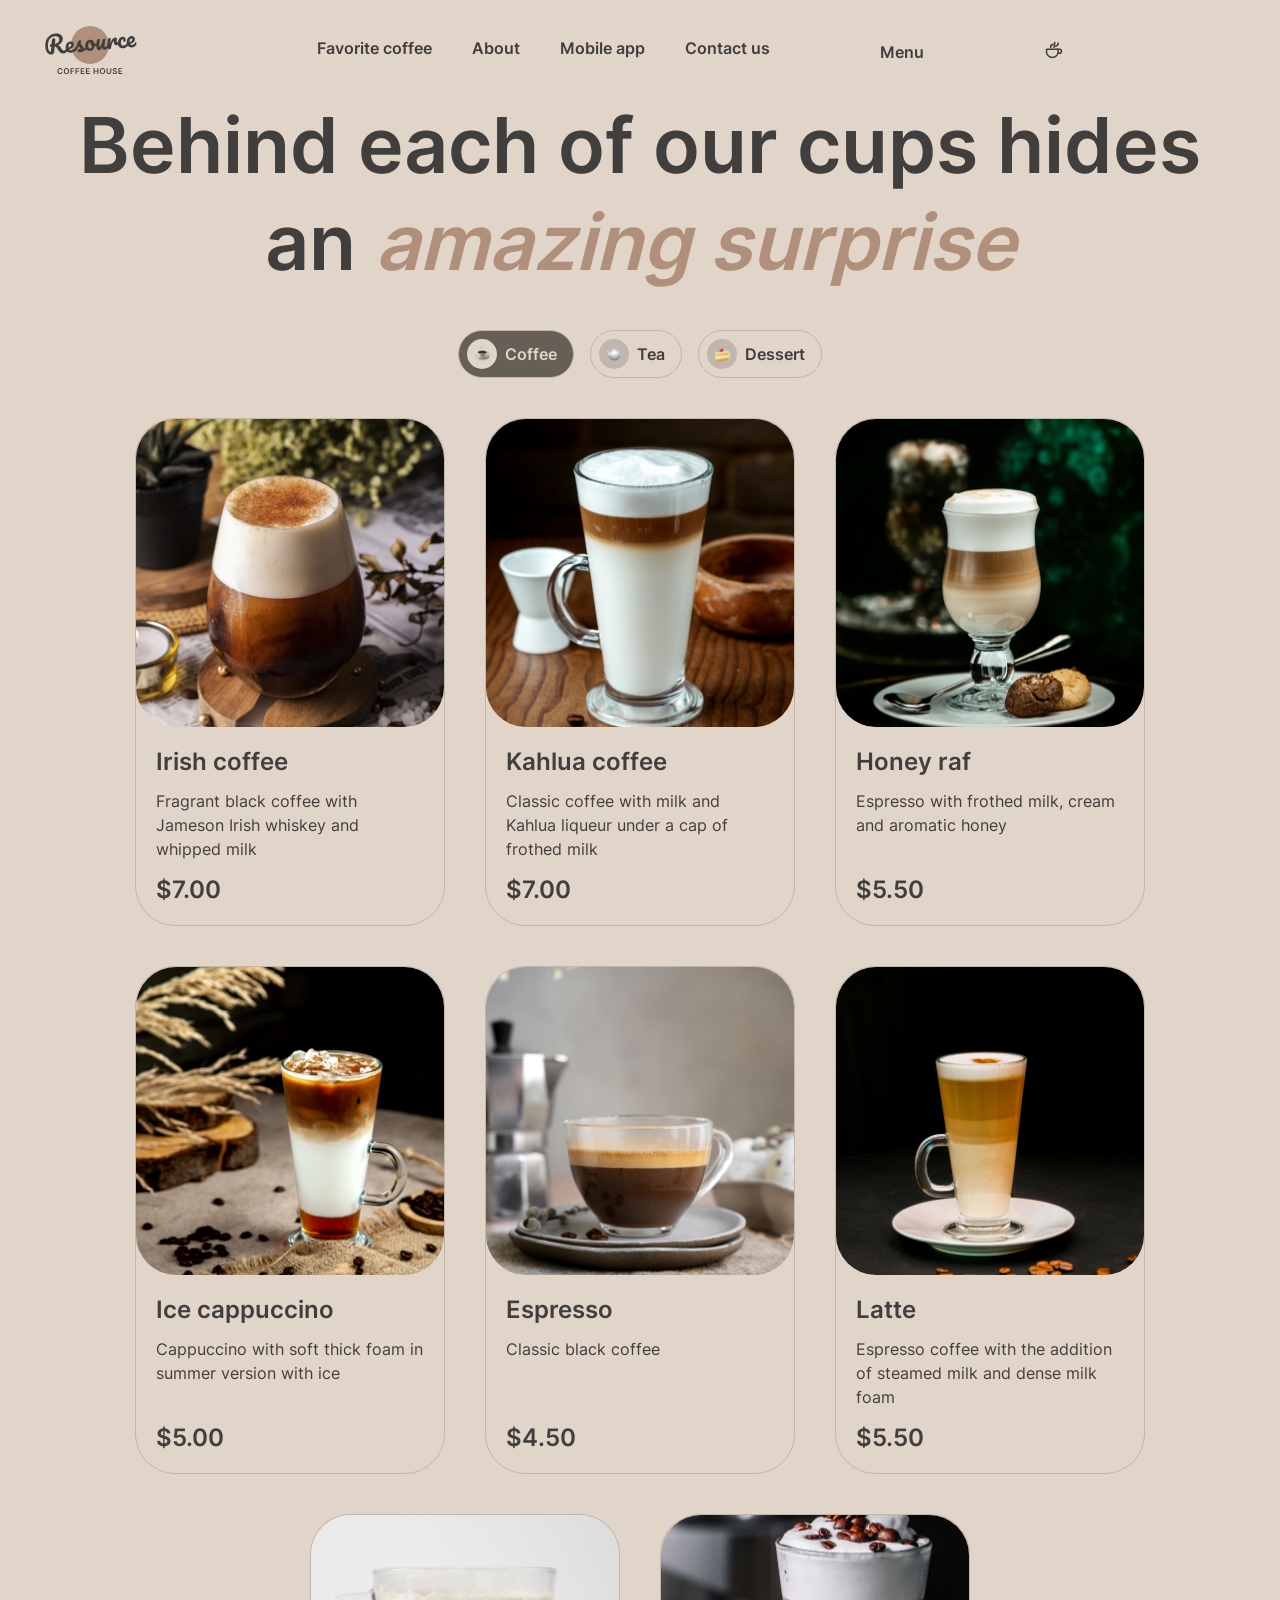
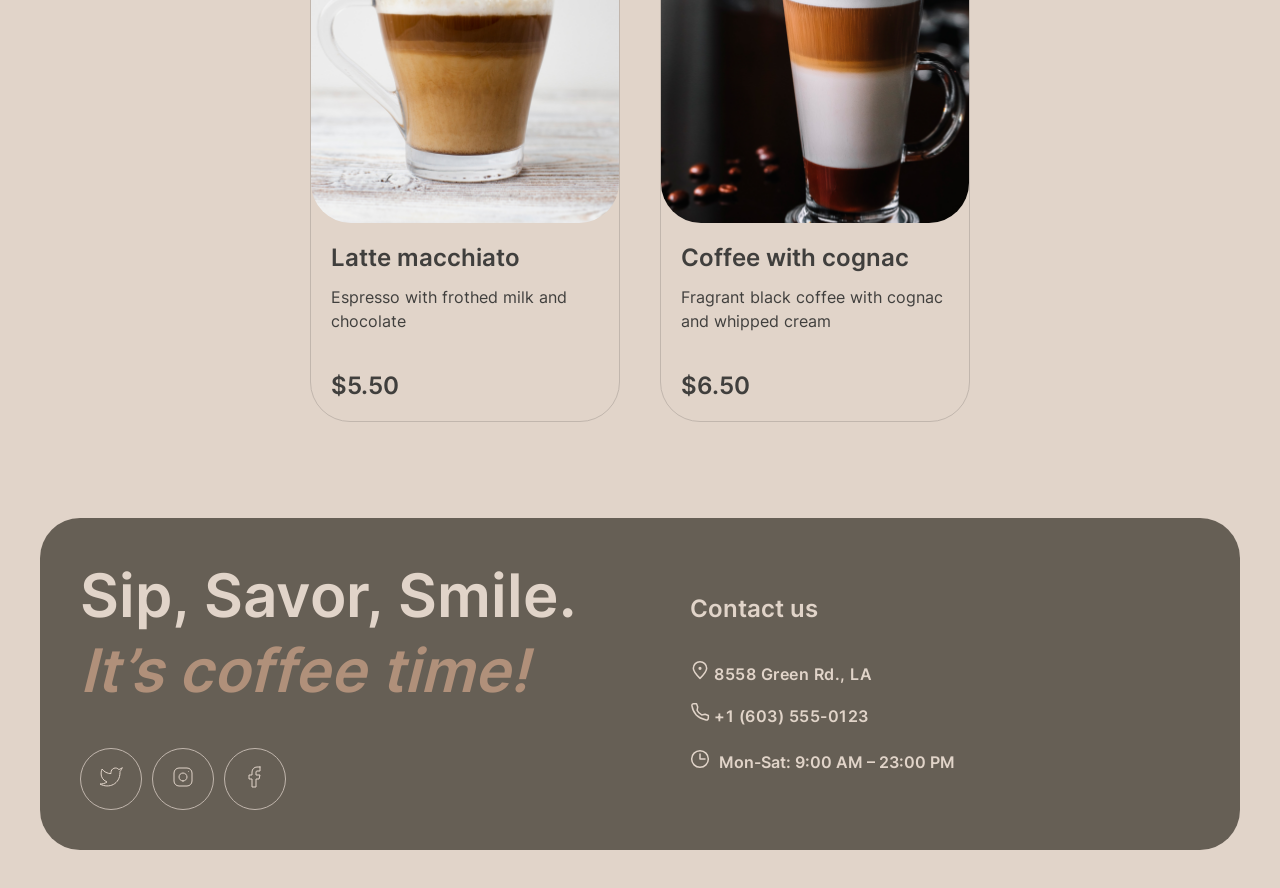
<file: menu/index.html>
<!DOCTYPE html>
<html lang="en">
<head>
    <meta charset="UTF-8">
    <meta http-equiv="X-UA-Compatible" content="IE=edge">
    <meta name="viewport" content="width=device-width, initial-scale=1.0">
    <title>Coffee-house</title>
    <link rel="stylesheet" href="../menu/style.css">
    <link rel="icon" href="../img/svg/favicon.png" type="image/svg+xml">
</head>
<body>
    <header class="header">
        <div class="wrapper">
            <div class="header__wrapper">
                <div class="header__logo">
                    <a href="../index.html"><img src="../img/svg/logo.svg" alt="logo"></a>
                </div>
                <button class="header__burger" id="burger">
                    <span></span><span></span>
                </button>
                <nav class="header__nav">
                    <ul class= "header__list">
                        <li class="header__item">
                            <a href="../index.html#favorite" class="header__link">Favorite coffee</a>
                        </li>
                        <li class="header__item">
                            <a href="../index.html#about" class="header__link">About</a>
                        </li>
                        <li class="header__item">
                            <a href="../index.html#mobile_app" class="header__link">Mobile app</a>
                        </li>
                        <li class="header__item">
                            <a href="#contactus" class="header__link">Contact us</a>
                        </li>
                    </ul>
					<div class="header__menu">
                        <a href="#" class="header__menu-link">Menu</a>
                        <a href="#">
                            <svg width="20" height="20" viewBox="0 0 20 20" fill="none" xmlns="http://www.w3.org/2000/svg">
                                <path d="M14.1666 9.76667V11.6667C14.1666 14.8883 11.555 17.5 8.33329 17.5C5.11163 17.5 2.49996 14.8883 2.49996 11.6667V9.76667C2.49996 9.4353 2.76859 9.16667 3.09996 9.16667H13.5666C13.898 9.16667 14.1666 9.4353 14.1666 9.76667Z" stroke="#403F3D" stroke-width="1.5" stroke-linecap="round" stroke-linejoin="round"/>
                                <path d="M9.99996 7.49996C9.99996 6.66663 10.5952 5.83329 11.7857 5.83329V5.83329C13.1006 5.83329 14.1666 4.7673 14.1666 3.45234V2.91663" stroke="#403F3D" stroke-width="1.5" stroke-linecap="round" stroke-linejoin="round"/>
                                <path d="M6.66671 7.5V7.08333C6.66671 5.70262 7.786 4.58333 9.16671 4.58333V4.58333C10.0872 4.58333 10.8334 3.83714 10.8334 2.91667V2.5" stroke="#403F3D" stroke-width="1.5" stroke-linecap="round" stroke-linejoin="round"/>
                                <path d="M13.3334 9.16663H15.4167C16.5673 9.16663 17.5 10.0994 17.5 11.25C17.5 12.4006 16.5673 13.3333 15.4167 13.3333H14.1667" stroke="#403F3D" stroke-width="1.5" stroke-linecap="round" stroke-linejoin="round"/>
                            </svg>
                        </a>
                    </div>
                </nav>
			</div>
        </div>
    </header>
    <main class="main">
        <section class="menu">
            <div class="wrapper">
                <div class="main__menu">
                    <div class="menu__content">
                        <h1 class="menu__title">Behind each of our cups hides an <span>amazing surprise</span></h1>
                        <div class="menu__tabs">
                            <button class="menu__tab menu__tab-select">
                                <span>
                                    <img src="../img/svg/🫖.svg" alt="coffee">
                                </span>Coffee
                            </button>
                            <button class="menu__tab">
                                <span>
                                    <img src="../img/svg/tea.svg" alt="tea">
                                </span>Tea
                            </button>
                            <button class="menu__tab">
                                <span>
                                    <img src="../img/svg/dessert.svg" alt="dessert">
                                </span>Dessert
                            </button>
                        </div>
                    </div>
                    <div class="menu__cards">
                        <div class="menu__card-item">
                            <div class="menu__card-img">
                                <img src="../img/coffee-1.png" alt="irish coffee">
                            </div>
                            <div class="menu__card-content">
                                <div class="menu__card-description">
                                    <h4 class="menu__card-title">Irish coffee</h4>
                                    <p class="menu__card-subtitle">Fragrant black coffee with Jameson Irish whiskey and whipped milk</p>
                                </div>
                                <p class="menu__card-price">$7.00</p>
                            </div>
                        </div>
                        <div class="menu__card-item">
                            <div class="menu__card-img">
                                <img src="../img/coffee-2.png" alt="Kahlua coffee">
                            </div>
                            <div class="menu__card-content">
                                <div class="metu__card-description">
                                    <h3 class="menu__card-title">Kahlua coffee</h3>
                                    <p class="menu__card-subtitle">Classic coffee with milk and Kahlua liqueur under a cap of frothed milk</p>
                                </div>
                                <p class="menu__card-price">$7.00</p>
                            </div>
                        </div>
                        <div class="menu__card-item">
                            <div class="menu__card-img">
                                <img src="../img/coffee-3.png" alt="Honey raf">
                            </div>
                            <div class="menu__card-content">
                                <div class="metu__card-description">
                                    <h3 class="menu__card-title">Honey raf</h3>
                                    <p class="menu__card-subtitle">Espresso with frothed milk, cream and aromatic honey</p>
                                </div>
                                <p class="menu__card-price">$5.50</p>
                            </div>
                        </div>
                        <div class="menu__card-item">
                            <div class="menu__card-img">
                                <img src="../img/coffee-4.png" alt="Ice cappuccino">
                            </div>
                            <div class="menu__card-content">
                                <div class="metu__card-description">
                                    <h3 class="menu__card-title">Ice cappuccino</h3>
                                    <p class="menu__card-subtitle">Cappuccino with soft thick foam in summer version with ice</p>
                                </div>
                                <p class="menu__card-price">$5.00</p>
                            </div>
                        </div>
                        <div class="menu__card-item">
                            <div class="menu__card-img">
                                <img src="../img/coffee-5.png" alt="Espresso">
                            </div>
                            <div class="menu__card-content">
                                <div class="metu__card-description">
                                    <h3 class="menu__card-title">Espresso</h3>
                                    <p class="menu__card-subtitle">Classic black coffee</p>
                                </div>
                                <p class="menu__card-price">$4.50</p>
                            </div>
                        </div>
                        <div class="menu__card-item">
                            <div class="menu__card-img">
                                <img src="../img/coffee-6.png" alt="Latte">
                            </div>
                            <div class="menu__card-content">
                                <div class="metu__card-description">
                                    <h3 class="menu__card-title">Latte</h3>
                                    <p class="menu__card-subtitle">Espresso coffee with the addition of steamed milk and dense milk foam</p>
                                </div>
                                <p class="menu__card-price">$5.50</p>
                            </div>
                        </div>
                        <div class="menu__card-item">
                            <div class="menu__card-img">
                                <img src="../img/coffee-7.png" alt="Latte macchiato">
                            </div>
                            <div class="menu__card-content">
                                <div class="metu__card-description">
                                    <h3 class="menu__card-title">Latte macchiato</h3>
                                    <p class="menu__card-subtitle">Espresso with frothed milk and chocolate</p>
                                </div>
                                <p class="menu__card-price">$5.50</p>
                            </div>
                        </div>
                        <div class="menu__card-item">
                            <div class="menu__card-img">
                                <img src="../img/coffee-8.png" alt="Coffee with cognac">
                            </div>
                            <div class="menu__card-content">
                                <div class="metu__card-description">
                                    <h3 class="menu__card-title">Coffee with cognac</h3>
                                    <p class="menu__card-subtitle">Fragrant black coffee with cognac and whipped cream</p>
                                </div>
                                <p class="menu__card-price">$6.50</p>
                            </div>
                        </div>
                    </div>
                    <div class="menu__button-refresh">
                        <svg width="24" height="24" viewBox="0 0 24 24" fill="none" xmlns="http://www.w3.org/2000/svg">
                            <path d="M21.8883 13.5C21.1645 18.3113 17.013 22 12 22C6.47715 22 2 17.5228 2 12C2 6.47715 6.47715 2 12 2C16.1006 2 19.6248 4.46819 21.1679 8" stroke="#403F3D" stroke-linecap="round" stroke-linejoin="round"/>
                            <path d="M17 8H21.4C21.7314 8 22 7.73137 22 7.4V3" stroke="#403F3D" stroke-linecap="round" stroke-linejoin="round"/>
                        </svg> 
                    </div>
                </div>
            </div>
        </section>
    </main>
    <footer class="footer" id="contactus">
        <div class="wrapper">
            <div class="footer__content">
                <div class="footer__social">
                    <h2 class="social__title">Sip, Savor, Smile.<span> It’s coffee time!</span></h2>
                    <ul class="footer__social-media">
                        <li class="social-icon">
                            <a href="https://twitter.com/">
                                <svg width="24" height="24" viewBox="0 0 24 24" fill="none" xmlns="http://www.w3.org/2000/svg">
                                    <path d="M23 3.01006C23 3.01006 20.9821 4.20217 19.86 4.54006C19.2577 3.84757 18.4573 3.35675 17.567 3.13398C16.6767 2.91122 15.7395 2.96725 14.8821 3.29451C14.0247 3.62177 13.2884 4.20446 12.773 4.96377C12.2575 5.72309 11.9877 6.62239 12 7.54006V8.54006C10.2426 8.58562 8.50127 8.19587 6.93101 7.4055C5.36074 6.61513 4.01032 5.44869 3 4.01006C3 4.01006 -1 13.0101 8 17.0101C5.94053 18.408 3.48716 19.109 1 19.0101C10 24.0101 21 19.0101 21 7.51006C20.9991 7.23151 20.9723 6.95365 20.92 6.68006C21.9406 5.67355 23 3.01006 23 3.01006Z" stroke="#E1D4C9" stroke-linecap="round" stroke-linejoin="round"/>
                                </svg>
                            </a>
                        </li>
                        <li class="social-icon">
                            <a href="https://www.instagram.com/">
                                <svg width="24" height="24" viewBox="0 0 24 24" fill="none" xmlns="http://www.w3.org/2000/svg">
                                    <path d="M12 16C14.2091 16 16 14.2091 16 12C16 9.79086 14.2091 8 12 8C9.79086 8 8 9.79086 8 12C8 14.2091 9.79086 16 12 16Z" stroke="#E1D4C9" stroke-linecap="round" stroke-linejoin="round"/>
                                    <path d="M3 16V8C3 5.23858 5.23858 3 8 3H16C18.7614 3 21 5.23858 21 8V16C21 18.7614 18.7614 21 16 21H8C5.23858 21 3 18.7614 3 16Z" stroke="#E1D4C9"/>
                                    <path d="M17.5 6.51L17.51 6.49889" stroke="#E1D4C9" stroke-linecap="round" stroke-linejoin="round"/>
                                </svg> 
                            </a>
                        </li>
                        <li class="social-icon">
                            <a href="https://www.facebook.com/">
                                <svg width="24" height="24" viewBox="0 0 24 24" fill="none" xmlns="http://www.w3.org/2000/svg">
                                    <path d="M17 2H14C12.6739 2 11.4021 2.52678 10.4645 3.46447C9.52678 4.40215 9 5.67392 9 7V10H6V14H9V22H13V14H16L17 10H13V7C13 6.73478 13.1054 6.48043 13.2929 6.29289C13.4804 6.10536 13.7348 6 14 6H17V2Z" stroke="#E1D4C9" stroke-linecap="round" stroke-linejoin="round"/>
                                </svg> 
                            </a>
                        </li>
                    </ul>
                </div>
                <div class="footer__contacts">
                    <h4 class="footer__contacts-title">Contact us</h4>
                    <div class="footer__locations-sity">
                        <a href="https://goo.gl/maps/YhHCfKtdRC7KVRdu6" target="_blank"><img src="../img/svg/pin-alt.svg" alt="marker"></a>
                        <a href="https://goo.gl/maps/YhHCfKtdRC7KVRdu6" target="_blank">8558 Green Rd., LA</a>
                    </div>
                    <div class="footer__phone">
                        <a href="tel:+136745677554"><img src="../img/svg/phone.svg" alt="phone"></a>
                        <a href="tel:+136745677554">+1 (603) 555-0123</a>  
                    </div>
                    <div class="footer__clock">
                        <a href=""><img src="../img/svg/clock.svg" alt="clock"></a>
                        <p class="footer__clock-info">Mon-Sat: 9:00 AM – 23:00 PM</p>
                    </div> 
                </div>
            </div>
        </div>
    </footer>
    <script src="./index.js"></script> 
</body>
</html>
</file>
<file: menu/style.css>
/* inter-regular - latin */
@font-face {
    font-display: swap; /* Check https://developer.mozilla.org/en-US/docs/Web/CSS/@font-face/font-display for other options. */
    font-family: 'Inter';
    font-style: normal;
    font-weight: 400;
    src: url('../fonts/inter/inter-v13-latin-regular.woff2') format('woff2'); /* Chrome 36+, Opera 23+, Firefox 39+, Safari 12+, iOS 10+ */
  }
  /* inter-600 - latin */
  @font-face {
    font-display: swap; /* Check https://developer.mozilla.org/en-US/docs/Web/CSS/@font-face/font-display for other options. */
    font-family: 'Inter';
    font-style: normal;
    font-weight: 600;
    src: url('../fonts/inter/inter-v13-latin-600.woff2') format('woff2'); /* Chrome 36+, Opera 23+, Firefox 39+, Safari 12+, iOS 10+ */
  }
html {
    scroll-behavior: smooth;
}
body {
    margin: 0;
    background-color: #E1D4C9;
}
.wrapper {
    max-width: 1440px;
    margin: 0 auto;
}

/* header styles start */

  .header__wrapper {
    display: flex;
    justify-content: space-between;
    max-width: 1360px;
    align-items: center;
    align-self: stretch;
    padding-left: 40px;
    padding-top: 20px;
}
.header__nav {
    width: 100%;
    display: flex;
    justify-content: flex-end;
    align-items: center;
    gap: 29%;
}
.header__burger {
    display: none;
    position: relative;
    height: 44px;
    width: 44px;
    background-color: #E1D4C9;
    border: 1px solid  #665f55;
    border-radius: 100%;
    outline: none;
    z-index: 10;
}
.header__burger span {
    display: block;
    position: absolute;
    width: 16px;
    height: 2px;
    left: 13px;
    background-color:  #665f55;
    transition: transform 0.5s;
}
.header__burger span:nth-child(1) {
    transform: translateY(-5px);
}
.header__burger span:nth-child(2) {
    transform: translateY(3px);
}
.header__wrapper.open .header__burger span:nth-child(1) {
    transform: translateY(-1px) rotate(45deg);
}
.header__wrapper.open .header__burger span:nth-child(2) {
    transform: translateY(-1px) rotate(-45deg);
}
.burger__line {
    display: block;
    width: 100%;
    border: 1px solid #181c29;;
    position: relative;
    left: 0;
}
.burger__line-first {
    top: 0;
}
.burger__line-second {
    top: 45%
}
.header__list {
    display: flex;
    justify-content: center;
    align-items: center;
    gap: 40px;
    margin-bottom: 24px;
    padding-left: 0px;
}
.header__link::after {
    content: "";
    position: absolute;
    display: block;
    width: 0;
    height: 2px;
    margin-top: 3px;
    left: 50%;
    background-color: #403F3D;
    transform: translateX(-50%);
    transition: all 0.7s ease;
    opacity: 0;
}
.header__link {
    font-family: Inter;
    font-size: 16px;
    font-style: normal;
    font-weight: 600;
    line-height: 150%; 
    text-decoration: none;
    color: #403F3D;
    position: relative;
}
ul {
    list-style: none;
}
.header__menu {
    display: flex;
    height: 44px;
    width: 184px;
    justify-content: space-between;
    align-items: center;
    position: relative;
    cursor: pointer;
}
.header__menu::after {
    content: "";
    position: absolute;
    display: block;
    width: 0;
    height: 2px;
    margin-top: 27px;
    left: 50%;
    background-color: #403F3D;
    transform: translateX(-50%);
    transition: all 0.7s ease;
    opacity: 0;
}
.header__menu-link {
    font-family: Inter;
    font-size: 16px;
    font-style: normal;
    font-weight: 600;
    line-height: 150%;
    color: #403F3D;
    text-decoration: none;
}



/* header styles end */

/* menu section styles start */

.main__menu {
    display: flex;
    padding: 0px 40px;
    flex-direction: column;
    justify-content: center;
    align-items: flex-start;
    gap: 40px;
    align-self: stretch;  
}
.menu__content {
    display: flex;
    flex-direction: column;
    align-items: center;
    gap: 40px;
    align-self: stretch; 
    margin-top: 13px;
}
.menu__title {
    width: 800px; 
    font-family: Inter;
    font-size: 60px;
    font-style: normal;
    font-weight: 600;
    line-height: 125%;
    text-align: center;
    color: #403F3D; 
    margin: 0;
}
.menu__title span {
    color: #B0907A;
    font-style: italic; 
}
.menu__tabs {
    display: flex;
    justify-content: center;
    align-items: center;
    gap: 16px; 
}
.menu__tab {
    display: flex;
    padding: 8px 16px 8px 8px;
    justify-content: center;
    align-items: center;
    gap: 8px; 
    border-radius: 100px;
    border: 1px solid var(--border-light, #C1B6AD); 
    font-family: Inter;
    font-size: 16px;
    font-style: normal;
    font-weight: 600;
    line-height: 150%; 
    background: none;
    color: #403F3D;
    cursor: pointer;
    transition: 0.4s;
}
.menu__tab-select {
    background: #665F55;
    color: #E1D4C9;
    cursor: default;
}
.menu__tab span {
    display: flex;
    width: 16px;
    height: 24px;
    padding: 3px 7px;
    justify-content: center;
    align-items: center;
    border-radius: 100px;
    background: #C1B6AD;
    transition: 0.4s;
}
.menu__tab-select span {
    background: #E1D4C9;
}
.menu__cards {
    display: flex;
    max-width: 1360px;
    justify-content: center;
    align-items: flex-start;
    align-content: flex-start;
    gap: 40px;
    flex-wrap: wrap; 
}
.menu__card-item {
    display: flex;
    height: 506px;
    max-width: 308px;
    flex-direction: column;
    align-items: center;
    border-radius: 40px;
    border: 1px solid var(--border-light, #C1B6AD); 
}
.menu__cards .menu__card-item .menu__card-img {
    width: 308px;
    height: 308px;
    overflow: hidden;
    border-radius: 40px;
    flex-shrink: 0
}
.menu__cards .menu__card-item .menu__card-img img {
    width: 100%;
    transform: scale(1.1);
    transition: transform .5s;
}
/*.menu__card-img {
    display: flex;
    height: 308px;
    align-items: center;
    justify-content: center;
    overflow: hidden;
    border-radius: 40px;
    transform: scale(1.1);
}*/
.menu__card-content {
    display: flex;
    padding: 20px;
    flex-direction: column;
    justify-content: space-between;
    align-items: flex-start;
    flex: 1 0 0;
    align-self: stretch; 
}
.menu__card-description {
    display: flex;
    flex-direction: column;
    justify-content: center;
    align-items: flex-start;
    gap: 12px;
    align-self: stretch; 
}
.menu__card-title {
    font-family: Inter;
    font-size: 24px;
    font-style: normal;
    font-weight: 600;
    line-height: 125%;
    color: #403F3D;
    align-self: stretch; 
    margin: 0;
    
}
h3 {
    padding-bottom: 12px;
}
.menu__card-subtitle {
    font-family: Inter;
    font-size: 16px;
    font-style: normal;
    font-weight: 400;
    line-height: 150%;
    color: #403F3D;
    align-self: stretch; 
    margin: 0;
}
.menu__card-price {
    font-family: Inter;
    font-size: 24px;
    font-style: normal;
    font-weight: 600;
    line-height: 125%;
    color: #403F3D;
    align-self: stretch; 
    margin: 0;
}
.menu__button-refresh {
    display: none;
}


/* menu section styles end */

/* contact us section styles start */

.footer__content {
    display: flex;
    max-width: 1360px;
    padding: 100px;
    justify-content: center;
    align-items: center;
    gap: 100px;
    align-self: stretch;
    border-radius: 40px;
    background: #665F55;
    margin: 96px 40px 38px;
}
.footer__social {
    display: flex;
    flex-direction: column;
    justify-content: center;
    align-items: flex-start;
    gap: 40px;
    flex: 1 0 0;
}
.social__title {
    font-family: Inter;
    font-size: 60px;
    font-style: normal;
    font-weight: 600;
    line-height: 125%;
    color: #E1D4C9;
    margin: 0;
}
.social__title span {
    font-style: italic;
    color: #B0907A;
    font-size: 60px; 
}
.footer__social-media {
    display: flex;
    align-items: center;
    gap: 10px; 
    margin: 0;
    padding-left: 0px;
}
.social-icon {
    display: flex;
    width: 60px;
    height: 60px;
    justify-content: center;
    align-items: center;
    border-radius: 100px;
    border: 1px solid var(--border-light, #C1B6AD);  
}
.footer__contacts {
    display: flex;
    flex-direction: column;
    justify-content: center;
    align-items: flex-start;
    gap: 16px;
    flex: 1 0 0; 
}
.footer__contacts a {
    text-decoration: none;
    color: inherit;
    letter-spacing: 0.5px;
}
.footer__contacts-title {
    font-family: Inter;
    font-size: 24px;
    font-style: normal;
    font-weight: 600;
    line-height: 125%;
    color: #E1D4C9;
    margin: 0;
}
.footer__locations-sity,
.footer__phone,
.footer__clock {
    font-family: Inter;
    font-size: 16px;
    font-style: normal;
    font-weight: 600;
    line-height: 150%;
    color: #E1D4C9;
    position: relative;
}
.footer__locations-sity {
    margin-top: 20px;
}
.footer__locations-sity::after {
    content: "";
    position: absolute;
    display: block;
    width: 0;
    height: 2px;
    margin-top: 3px;
    left: 50%;
    background-color: #E1D4C9;
    transform: translateX(-50%);
    transition: all 0.7s ease;
    opacity: 0;
}
.footer__phone {
    padding-bottom: 5px;
}
.footer__phone::after {
    content: "";
    position: absolute;
    display: block;
    width: 0;
    height: 2px;
    margin-top: 3px;
    left: 50%;
    background-color: #E1D4C9;
    transform: translateX(-50%);
    transition: all 0.7s ease;
    opacity: 0;
}
.footer__clock {
    display: flex;
    align-items: center;
    gap: 9px;
    cursor: text;
}
.footer__clock-info {
    margin: 0;
}

/* contact us section styles end */

/* media styles start */
@media (pointer: fine) and (hover: hover) {
    .header__link:hover::after {
        width: 100%;
        opacity: 1;
      }
    .header__menu:hover::after {
        width: 100%;
        opacity: 1;
      }
    .menu__tab:hover {
        transition: 0.4s;
        background: #665F55;
        color: #E1D4C9;
    }
    .menu__tab:hover span {
        transition: 0.4s;
        background: #E1D4C9;
    }
    .menu__card-item:hover {
        cursor: pointer;
    }
    .menu__cards .menu__card-item:hover .menu__card-img img {
        transform: scale(1);
    }
    .social-icon:hover {
        background: #E1D4C9;
        transition: 1s;
    }
    .social-icon:hover svg path{
        stroke: #665F55;
        transition: 1s;
    }
    .footer__locations-sity:hover::after {
        width: 100%;
        opacity: 1;
    }
    .footer__phone:hover::after {
        width: 100%;
        opacity: 1;
    }
}
@media (max-width: 1439px) {
    .header__wrapper {
        padding: 20px 40px 0px;
    }
    .header__nav {
        justify-content: center;
        gap: 10%;
    }
    .menu__title {
        width: 100%;
        font-size: clamp(3.2rem, 1.722rem + 3.889vw, 6rem);
    }
    .footer__content {
        padding: 40px;
    }
}
@media (max-width: 768px) {
    .header__nav {
        visibility: hidden;
        display: flex;
        flex-direction: column;
        position: fixed;
        right: -100%;
        top: 81px;
        width: 100%;
        height: 960px;
        background-color: #E1D4C9;
        transition: transform 0.5s, visibility 0.5s;
        gap: 95px;
        z-index: 5;
    }
    .header__list {
        display: flex;
        width: 100%;
        flex-direction: column;
        justify-content: center;
        padding: 0;
        margin: 0;
        gap: 52px;
    }
    .header__link, .header__menu-link {
        font-size: 32px;
    }
    .header__burger {
        display: block;
    }
    .header__wrapper.open .header__nav {
        transform: translateX(-100%);
        visibility: visible;
    }
    .noscroll__nav{
        overflow: hidden;
    }
    .header__menu {
        justify-content: space-evenly;
    }
    .header__menu svg {
        width: 40px;
        height: 40px;
    }
    
    .main__menu {
        align-items: center;
    }
    .menu__title {
        font-size: 60px;
    }
    .menu__card-item:nth-child(n+5) {
        display: none;
    }
    .menu__button-refresh {
        display: flex;
        width: 60px;
        height: 60px;
        justify-content: center;
        align-items: center;
        border-radius: 100px;
        border: 1px solid #665F55;  
    }
    .footer__content {
        flex-direction: column;
        padding: 100px 60px;
        align-items: flex-start;
    }
}
@media (max-width: 580px)  {
    .header__wrapper {
        padding: 20px 28px 0px;
    }
    .header__burger {
        right: 28px;
    }
    .burger__nav-close {
        right: 28px;
    }
    .main__menu {
        padding: 0px 28px;
    }
    .menu__title, .social__title {
        font-size: clamp(2.2rem, 1.722rem + 2.889vw, 6rem);
    }
    .menu__tabs {
        gap: 8px;
    }
    .footer__content {
        margin: 96px 28px 38px;
        padding: 60px 28px;
    }
    .social__title span {
        font-size: clamp(2.2rem, 1.722rem + 2.889vw, 6rem);
    }
} 
@media (max-width: 380px)  {
    .header__wrapper {
        padding: 20px 16px 3px;
    }
    .header__burger {
        right: 16px;
    }
    .burger__nav-close {
        right: 16px;
    }
    .main__menu {
        padding: 0px 28px;
    }
    .menu__title, .social__title {
        font-size: 32px;
    }
    .menu__cards {
        gap: 37px;
    }
    .menu__tabs {
        gap: 8px;
    }
    .footer__content {
        margin: 96px 16px 38px;
        padding: 60px 16px 64px;
        gap: 40px;
    }
    .social__title span {
        font-size: 32px;
    }
}
</file>
